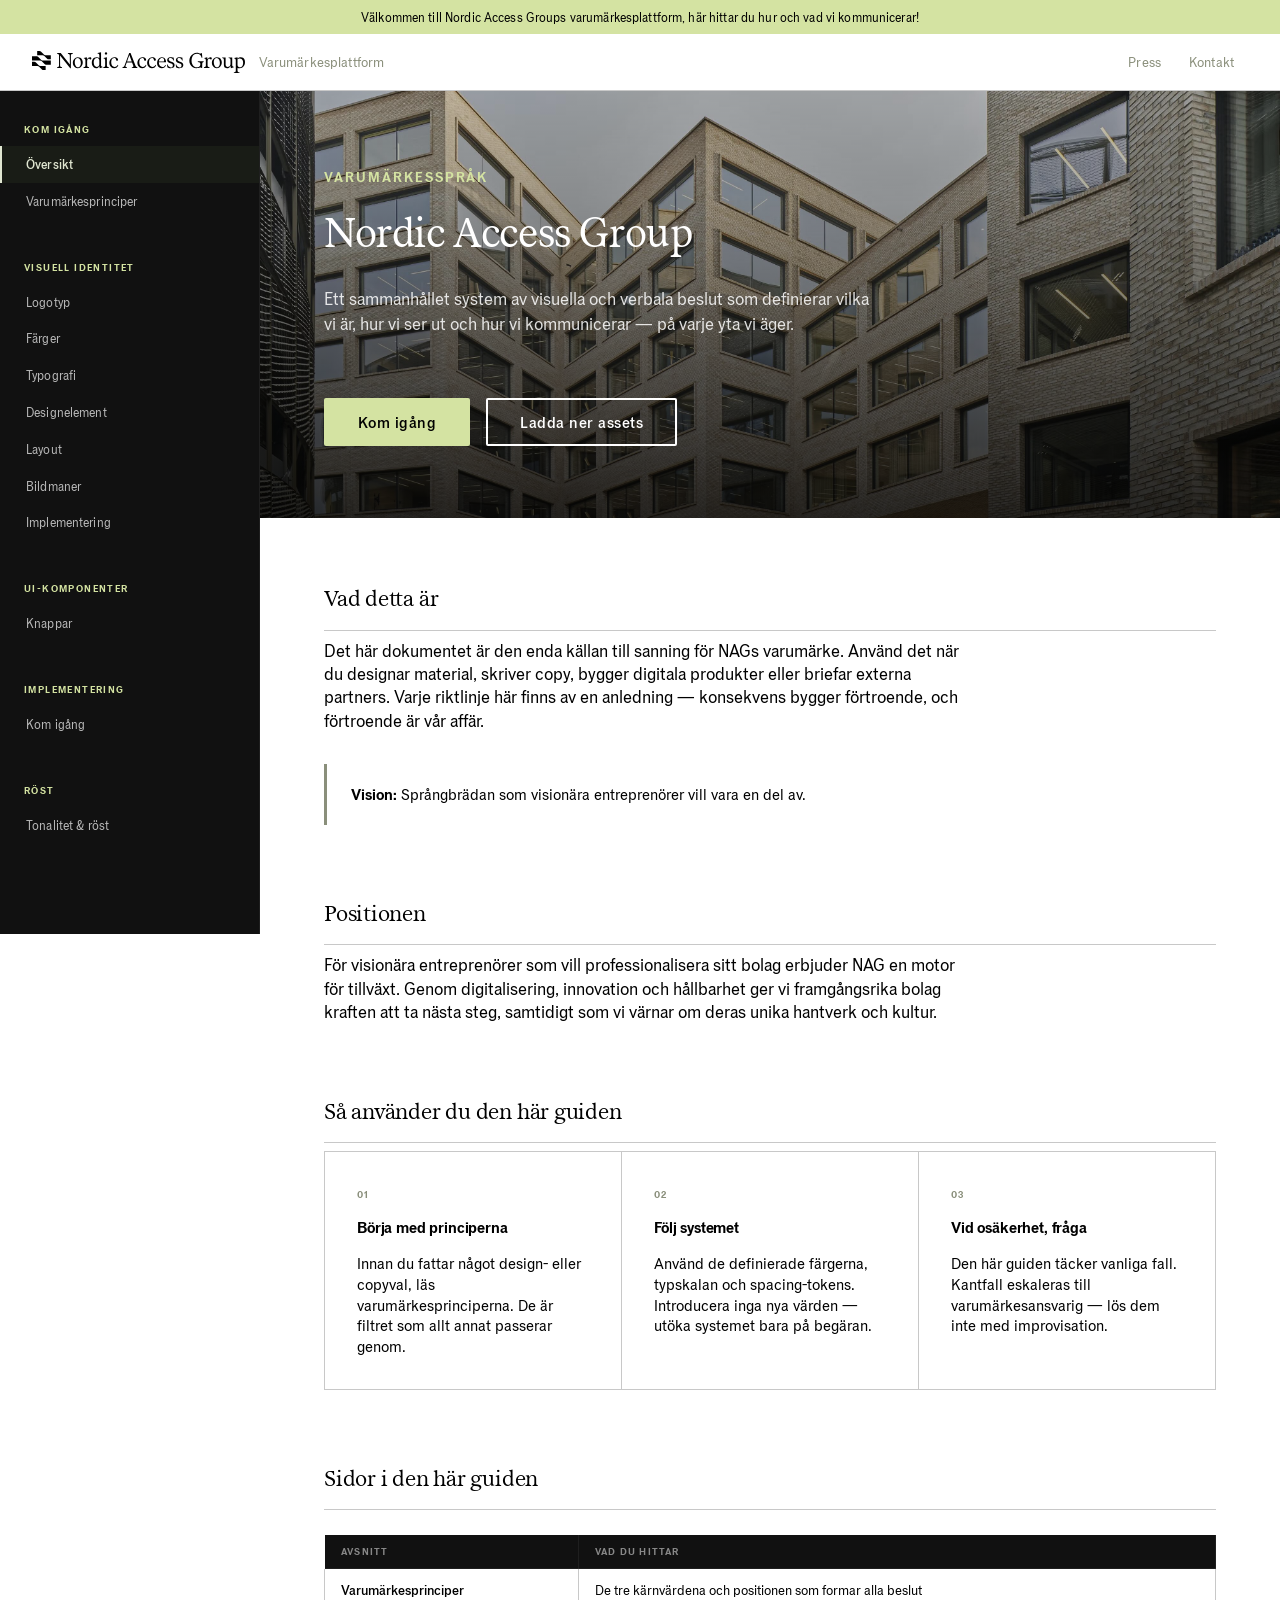
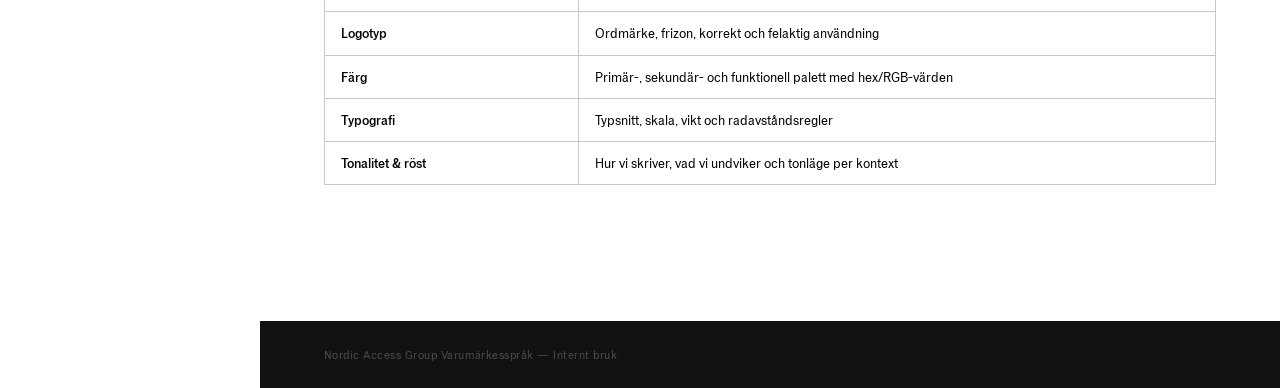
<file: index.html>
<!DOCTYPE html>
<html lang="sv">
<head>
  <meta charset="UTF-8" />
  <meta name="viewport" content="width=device-width, initial-scale=1.0" />
  <title>Nordic Access Group — Varumärkesspråk</title>
  <link rel="stylesheet" href="assets/style.css?v=34" />
</head>
<body>

<header class="site-header">
  <div class="header-announcement">
    Välkommen till Nordic Access Groups varumärkesplattform, här hittar du hur och vad vi kommunicerar!
  </div>
  <div class="header-inner">
    <a href="index.html" class="header-logo">
      <img src="assets/logos/NAG-logo_primär-svart.svg" alt="Nordic Access Group">
      <span class="header-logo-label">Varumärkesplattform</span>
    </a>
    <nav class="header-nav">
      <a href="#">Press</a>
      <a href="#">Kontakt</a>
    </nav>
  </div>
</header>

<div class="layout">
  <nav class="sidebar">
    <div class="nav-group">
      <div class="nav-group-label">Kom igång</div>
      <a href="index.html" class="active">Översikt</a>
      <a href="principles.html">Varumärkesprinciper</a>
    </div>
    <div class="nav-group">
      <div class="nav-group-label">Visuell identitet</div>
      <a href="logo.html">Logotyp</a>
      <a href="color.html">Färger</a>
      <a href="typography.html">Typografi</a>
      <a href="designelement.html">Designelement</a>
      <a href="layout.html">Layout</a>
      <a href="bildmaner.html">Bildmaner</a>
      <a href="implementering.html">Implementering</a>
    </div>
    <div class="nav-group">
      <div class="nav-group-label">UI-komponenter</div>
      <a href="components.html">Knappar</a>
    </div>
    <div class="nav-group">
      <div class="nav-group-label">Implementering</div>
      <a href="implementering.html">Kom igång</a>
    </div>
    <div class="nav-group">
      <div class="nav-group-label">Röst</div>
      <a href="voice.html">Tonalitet &amp; röst</a>
    </div>
  </nav>

  <div class="main">
    <div class="page-hero" style="background-image: url('assets/images/hero-building.jpg'); background-position: center 30%;">
      <div class="category">Varumärkesspråk</div>
      <h1>Nordic Access Group</h1>
      <p>Ett sammanhållet system av visuella och verbala beslut som definierar vilka vi är, hur vi ser ut och hur vi kommunicerar — på varje yta vi äger.</p>
      <div style="display:flex; gap:1rem; margin-top:2rem; flex-wrap:wrap;">
        <a href="principles.html" class="btn btn-primary">Kom igång</a>
        <a href="logo.html" class="btn btn-secondary">Ladda ner assets</a>
      </div>
    </div>

    <div class="page-body">

      <div class="section">
        <h2 class="section-title">Vad detta är</h2>
        <p class="section-desc">Det här dokumentet är den enda källan till sanning för NAGs varumärke. Använd det när du designar material, skriver copy, bygger digitala produkter eller briefar externa partners. Varje riktlinje här finns av en anledning — konsekvens bygger förtroende, och förtroende är vår affär.</p>

        <div class="callout">
          <strong>Vision:</strong> Språngbrädan som visionära entreprenörer vill vara en del av.
        </div>
      </div>

      <div class="section">
        <h2 class="section-title">Positionen</h2>
        <p class="section-desc">För visionära entreprenörer som vill professionalisera sitt bolag erbjuder NAG en motor för tillväxt. Genom digitalisering, innovation och hållbarhet ger vi framgångsrika bolag kraften att ta nästa steg, samtidigt som vi värnar om deras unika hantverk och kultur.</p>
      </div>

      <div class="section">
        <h2 class="section-title">Så använder du den här guiden</h2>
        <div class="principle-grid">
          <div class="principle-card">
            <div class="principle-number">01</div>
            <div class="principle-title">Börja med principerna</div>
            <div class="principle-body">Innan du fattar något design- eller copyval, läs varumärkesprinciperna. De är filtret som allt annat passerar genom.</div>
          </div>
          <div class="principle-card">
            <div class="principle-number">02</div>
            <div class="principle-title">Följ systemet</div>
            <div class="principle-body">Använd de definierade färgerna, typskalan och spacing-tokens. Introducera inga nya värden — utöka systemet bara på begäran.</div>
          </div>
          <div class="principle-card">
            <div class="principle-number">03</div>
            <div class="principle-title">Vid osäkerhet, fråga</div>
            <div class="principle-body">Den här guiden täcker vanliga fall. Kantfall eskaleras till varumärkesansvarig — lös dem inte med improvisation.</div>
          </div>
        </div>
      </div>

      <div class="section">
        <h2 class="section-title">Sidor i den här guiden</h2>
        <table class="token-table">
          <thead>
            <tr><th>Avsnitt</th><th>Vad du hittar</th></tr>
          </thead>
          <tbody>
            <tr><td><a href="principles.html">Varumärkesprinciper</a></td><td>De tre kärnvärdena och positionen som formar alla beslut</td></tr>
            <tr><td><a href="logo.html">Logotyp</a></td><td>Ordmärke, frizon, korrekt och felaktig användning</td></tr>
            <tr><td><a href="color.html">Färg</a></td><td>Primär-, sekundär- och funktionell palett med hex/RGB-värden</td></tr>
            <tr><td><a href="typography.html">Typografi</a></td><td>Typsnitt, skala, vikt och radavståndsregler</td></tr>
            <tr><td><a href="voice.html">Tonalitet &amp; röst</a></td><td>Hur vi skriver, vad vi undviker och tonläge per kontext</td></tr>
          </tbody>
        </table>
      </div>

    </div>
  </div>
</div>

<footer class="page-footer">Nordic Access Group Varumärkesspråk — Internt bruk</footer>
<script src="assets/mobile-nav.js"></script>
</body>
</html>
</file>
<file: assets/style.css>
/* ─── Fonts ────────────────────────────────────────────────── */
@font-face {
  font-family: 'GD Grio';
  src: url('fonts/GDGrio-Regular.woff2') format('woff2'),
       url('fonts/GDGrio-Regular.woff') format('woff');
  font-weight: 400;
  font-style: normal;
  font-display: swap;
}
@font-face {
  font-family: 'GD Grio';
  src: url('fonts/GDGrio-Medium.woff2') format('woff2'),
       url('fonts/GDGrio-Medium.woff') format('woff');
  font-weight: 500;
  font-style: normal;
  font-display: swap;
}
@font-face {
  font-family: 'GD Grio';
  src: url('fonts/GDGrio-Semibold.woff2') format('woff2'),
       url('fonts/GDGrio-Semibold.woff') format('woff');
  font-weight: 600;
  font-style: normal;
  font-display: swap;
}
@font-face {
  font-family: 'GD Serio';
  src: url('fonts/GDSerio-Text.woff2') format('woff2'),
       url('fonts/GDSerio-Text.woff') format('woff');
  font-weight: 400;
  font-style: normal;
  font-display: swap;
}

/* ─── Reset & Base ─────────────────────────────────────────── */
*, *::before, *::after { box-sizing: border-box; margin: 0; padding: 0; }

:root {
  /* ── NAG officiell färgpalett ─────────────────────────────── */

  --black:      #000000;
  --white:      #FFFFFF;
  --dark:       #111111;   /* Sidebar bakgrund */

  /* Pistage */
  --pistage:    #D4E3A2;   /* Pistage 1 — accent, knappar */
  --pistage-2:  #E6F3BE;   /* Pistage 2 */
  --pistage-3:  #F6FFD7;   /* Pistage 3 — ljus toning */
  --pistage-box:#D4E3A2;

  /* Gröngrå */
  --gg-1:       #484C3E;   /* Gröngrå 1 — mörk text, headings */
  --gg-2:       #8A8F7B;   /* Gröngrå 2 — sekundär text */
  --gg-3:       #B1B6A3;   /* Gröngrå 3 — etiketter, placeholders */
  --gg-4:       #E0E6D1;   /* Gröngrå 4 — kortytor */
  --gg-5:       #F9FBF2;   /* Gröngrå 5 — sidans bakgrund */

  /* Grå */
  --gray-1:     #C8C8C8;   /* Grå 1 — kanter */
  --gray-2:     #E2E2E2;   /* Grå 2 — dividers */
  --gray-3:     #F7F7F7;   /* Grå 3 — ytor */

  /* ── Semantiska alias (används i komponenter) ─────────────── */
  --text-dark:  #000000;
  --olive:      var(--gg-2);
  --olive-mid:  var(--gg-3);
  --olive-light:var(--gg-4);
  --gray-20:    var(--gray-1);
  --gray-40:    var(--gg-3);
  --gray-60:    var(--gg-2);
  --gray-80:    var(--gg-1);

  /* Bakgrunder */
  --cream:      var(--white);  /* Vit — sidans bakgrund */
  --cream-mid:  var(--gg-4);   /* Gröngrå 4 — kortytor */

  --sidebar-w:  260px;
  --header-h:   56px;

  --font-display: 'GD Serio';
  --font-body:    'GD Grio';
  --font: var(--font-body);
}

html { font-size: 16px; scroll-behavior: smooth; }
body {
  font-family: 'GD Grio';
  font-size: 1rem;
  font-weight: 400;
  color: #000000;
  background: var(--cream);
  line-height: 1.6;
}

a { color: var(--olive); text-decoration: none; }
a:hover { text-decoration: underline; }

/* ─── Header ───────────────────────────────────────────────── */
.site-header {
  position: fixed; top: 0; left: 0; right: 0; z-index: 100;
  background: var(--white);
  border-bottom: 1px solid var(--gray-20);
}

/* Top announcement bar */
.header-announcement {
  background: var(--pistage);
  text-align: center;
  padding: .5rem 2rem;
  font-family: var(--font-body);
  font-size: .8125rem;
  color: var(--black);
  letter-spacing: .01em;
  line-height: 1.4;
}

/* Main header row */
.header-inner {
  height: var(--header-h);
  display: flex;
  align-items: center;
  justify-content: space-between;
  padding: 0 2rem;
}

.header-logo {
  display: flex;
  align-items: center;
  text-decoration: none;
  flex-shrink: 0;
}

.header-logo img {
  height: 22px;
  width: auto;
  display: block;
}

.header-logo-label {
  font-family: var(--font-body);
  font-size: .875rem;
  font-weight: 400;
  color: var(--gray-60);
  margin-left: .875rem;
  letter-spacing: .01em;
}

.header-nav {
  display: flex;
  align-items: center;
  gap: 0;
}

.header-nav a {
  font-family: var(--font-body);
  font-size: .875rem;
  color: var(--gray-60);
  text-decoration: none;
  padding: .25rem .875rem;
  letter-spacing: .01em;
  transition: color .15s;
  white-space: nowrap;
}

.header-nav a:hover { color: var(--black); text-decoration: none; }
.header-nav a.active { color: var(--black); font-weight: 500; }

/* ─── Layout ───────────────────────────────────────────────── */
.layout {
  display: flex;
  padding-top: calc(var(--header-h) + 34px); /* header + announcement bar */
  min-height: 100vh;
}

/* ─── Sidebar ──────────────────────────────────────────────── */
.sidebar {
  position: fixed;
  top: calc(var(--header-h) + 34px); left: 0;
  width: var(--sidebar-w);
  height: calc(100vh - var(--header-h));
  overflow-y: auto;
  background: var(--dark);
  border-right: 1px solid rgba(255,255,255,.06);
  padding: 2rem 0 4rem;
}

.nav-group { margin-bottom: 2.5rem; }

.nav-group-label {
  font-size: .625rem;
  font-weight: 600;
  letter-spacing: .14em;
  text-transform: uppercase;
  color: var(--pistage);
  padding: 0 1.5rem .5rem;
}

.nav-group a {
  display: block;
  padding: .5rem 1.5rem;
  font-size: .8125rem;
  color: rgba(255,255,255,.7);
  border-left: 2px solid transparent;
  letter-spacing: .01em;
  transition: background .15s, color .15s, border-color .15s;
}

.nav-group a:hover {
  background: rgba(255,255,255,.06);
  color: rgba(255,255,255,.95);
  text-decoration: none;
}

.nav-group a.active {
  border-left-color: var(--olive-light);
  background: rgba(74,94,58,.15);
  color: var(--olive-light);
  font-weight: 500;
}

/* ─── Main Content ─────────────────────────────────────────── */
.main {
  margin-left: var(--sidebar-w);
  flex: 1;
  min-width: 0;
}

/* ─── Page Hero ────────────────────────────────────────────── */
/*
 * To add a photo: set background-image on the .page-hero element
 * Example: <div class="page-hero" style="background-image: url('assets/images/your-photo.jpg')">
 */
.page-hero {
  background-color: var(--black);
  background-size: cover;
  background-position: center;
  background-repeat: no-repeat;
  color: white;
  padding: 5rem 4rem 4.5rem;
  min-height: 340px;
  display: flex;
  flex-direction: column;
  justify-content: flex-end;
  position: relative;
  overflow: hidden;
}

/* Dark gradient overlay — keeps text readable over any photo */
.page-hero::before {
  content: '';
  position: absolute;
  inset: 0;
  background: linear-gradient(
    to top,
    rgba(0,0,0,.80) 0%,
    rgba(0,0,0,.55) 40%,
    rgba(0,0,0,.30) 75%,
    rgba(0,0,0,.20) 100%
  );
  z-index: 0;
}

.page-hero > * { position: relative; z-index: 1; }


/* ─── Per-page hero backgrounds ───────────────────────────────
 * Replace the gradient with background-image: url(...) on each
 * .page-hero element when real photos are available.
 * --------------------------------------------------------------- */
.hero-bg-overview {
  background-image: linear-gradient(135deg, #1a1a14 0%, #2d2d20 40%, #1a1a14 100%);
}
.hero-bg-principles {
  background-image: linear-gradient(135deg, #111209 0%, #252818 50%, #111209 100%);
}
.hero-bg-logo {
  background-image: linear-gradient(120deg, #0a0a0a 0%, #1e1e1a 60%, #0a0a0a 100%);
}
.hero-bg-color {
  background-image: linear-gradient(135deg, #0e110a 0%, #1e2414 50%, #0e110a 100%);
}
.hero-bg-typography {
  background-image: linear-gradient(150deg, #0d0d0b 0%, #1c1c18 55%, #0d0d0b 100%);
}
.hero-bg-spacing {
  background-image: linear-gradient(120deg, #111111 0%, #1a1a14 50%, #111111 100%);
}
.hero-bg-iconography {
  background-image: linear-gradient(140deg, #0c0c0a 0%, #1b1b16 55%, #0c0c0a 100%);
}
.hero-bg-components {
  background-image: linear-gradient(130deg, #0f0f0d 0%, #1d1d18 50%, #0f0f0d 100%);
}
.hero-bg-voice {
  background-image: linear-gradient(145deg, #0d0d0b 0%, #1a1a12 55%, #0d0d0b 100%);
}

.page-hero .category {
  font-family: var(--font-body);
  font-size: .875rem;
  font-weight: 600;
  letter-spacing: .14em;
  text-transform: uppercase;
  line-height: 1.0;
  color: var(--pistage);
  margin-bottom: 1.875rem;
}

.page-hero h1 {
  font-family: var(--font-display);
  font-size: 2.5rem;
  font-weight: 400;
  line-height: 1.05;
  letter-spacing: -.01em;
  margin-bottom: 1.875rem;
  color: var(--white);
}

.page-hero p {
  font-family: var(--font-body);
  font-size: 1.125rem;
  font-weight: 400;
  color: rgba(255,255,255,.85);
  max-width: 560px;
  line-height: 1.4;
  margin-bottom: 1.875rem;
}

/* ─── Page Body ────────────────────────────────────────────── */
.page-body {
  padding: 4rem;
  max-width: 1080px;
  background: var(--cream);
}

/* ─── Section ──────────────────────────────────────────────── */
.section { margin-bottom: 4.5rem; }

.section-title {
  font-family: var(--font-display);
  font-size: 1.375rem;
  font-weight: 400;
  letter-spacing: -.01em;
  margin-bottom: .5rem;
  padding-bottom: .75rem;
  border-bottom: 1px solid var(--gray-20);
  color: var(--text-dark);
}

.section-desc {
  font-family: 'GD Grio';
  font-size: 1.125rem; /* 18px */
  font-weight: 400;
  color: #000000;
  max-width: 640px;
  margin-bottom: 2rem;
  line-height: 1.3;
}

/* ─── Color Swatches ───────────────────────────────────────── */
.swatch-grid {
  display: grid;
  grid-template-columns: repeat(auto-fill, minmax(170px, 1fr));
  gap: 1rem;
}

.swatch {
  border: none;
  background: transparent;
}

.swatch-block {
  height: 96px;
  width: 100%;
  border-radius: 1px;
}

.swatch-info {
  padding: 14px 0 0;
  background: transparent;
}

.swatch-name {
  font-family: 'GD Serio';
  font-size: 1.125rem; /* 18px */
  font-weight: 400;
  letter-spacing: -.01em;
  color: #000000;
  margin-bottom: .4rem;
  line-height: 1.2;
}

.swatch-hex {
  font-family: 'GD Grio';
  font-size: .875rem; /* 14px */
  font-weight: 400;
  color: #000000;
  line-height: 1.4;
}

.swatch-role {
  font-family: 'GD Grio';
  font-size: .875rem; /* 14px */
  font-weight: 400;
  color: #000000;
  line-height: 1.4;
  text-transform: none;
  letter-spacing: 0;
  margin-top: 0;
}

/* ─── Type Scale ───────────────────────────────────────────── */
.type-row {
  display: flex;
  align-items: flex-start;
  gap: 2rem;
  padding: 2rem 0;
  border-bottom: 1px solid var(--gray-20);
}

.type-row:first-of-type {
  border-top: none;
}

.type-row:last-of-type {
  border-bottom: 1px solid var(--gray-20);
}

.type-meta {
  width: 140px;
  flex-shrink: 0;
  padding-top: .125rem;
}

.type-meta .label {
  font-family: 'GD Grio';
  font-size: .625rem;
  font-weight: 600;
  letter-spacing: .12em;
  text-transform: uppercase;
  color: var(--gg-2);
  margin-bottom: .5rem;
}

.type-meta .specs {
  font-family: 'GD Grio';
  font-size: .75rem;
  font-weight: 400;
  color: #000000;
  line-height: 1.6;
}

.type-preview { flex: 1; }

/* ─── Spacing Scale ────────────────────────────────────────── */
.spacing-row {
  display: flex;
  align-items: center;
  gap: 1.5rem;
  padding: .75rem 0;
  border-bottom: 1px solid var(--gray-20);
}

.spacing-bar-wrap { width: 200px; }

.spacing-bar {
  height: 10px;
  background: var(--olive);
  border-radius: 1px;
}

.spacing-meta {
  display: flex;
  gap: 2rem;
}

.spacing-token {
  font-size: .8125rem;
  font-family: 'GD Grio', monospace;
  color: var(--text-dark);
  font-weight: 600;
  width: 100px;
}

.spacing-value {
  font-size: .8125rem;
  color: var(--gray-60);
  font-family: 'GD Grio', monospace;
}

.spacing-use {
  font-size: .8125rem;
  color: var(--gray-60);
}

/* ─── Principle Cards ──────────────────────────────────────── */
.principle-grid {
  display: grid;
  grid-template-columns: repeat(auto-fill, minmax(240px, 1fr));
  gap: 1px;
  background: var(--gray-20);
  border: 1px solid var(--gray-20);
}

.principle-card {
  background: var(--white);
  padding: 2rem;
  border-top: 3px solid transparent;
  transition: border-color .2s;
}

.principle-card:hover {
  border-top-color: var(--olive);
}

.principle-number {
  font-size: .625rem;
  font-weight: 700;
  letter-spacing: .14em;
  text-transform: uppercase;
  color: var(--olive);
  margin-bottom: .75rem;
}

.principle-title {
  font-family: var(--font-body);
  font-size: 1rem;
  font-weight: 600;
  margin-bottom: .75rem;
  color: var(--text-dark);
  letter-spacing: -.01em;
}

.principle-body {
  font-family: 'GD Grio';
  font-size: 1rem; /* 16px */
  font-weight: 400;
  color: #000000;
  line-height: 1.3;
}

/* ─── Do / Don't ───────────────────────────────────────────── */
.do-dont {
  display: grid;
  grid-template-columns: 1fr 1fr;
  gap: 1.5rem;
  margin-top: 1.5rem;
}

.do-box, .dont-box {
  padding: 1.5rem;
  border-top: 3px solid;
}

.do-box   { border-color: var(--olive); background: #edf2e8; }
.dont-box { border-color: #b5392a; background: #f9edeb; }

.do-box   .tag { color: var(--olive); font-size: .625rem; font-weight: 700; letter-spacing: .14em; text-transform: uppercase; margin-bottom: .5rem; }
.dont-box .tag { color: #b5392a; font-size: .625rem; font-weight: 700; letter-spacing: .14em; text-transform: uppercase; margin-bottom: .5rem; }

.do-box ul, .dont-box ul {
  list-style: none;
  font-family: 'GD Grio';
  font-size: .875rem; /* 14px */
  font-weight: 400;
  line-height: 1.3;
  color: #000000;
}

.do-box li::before   { content: '✓  '; color: var(--olive); font-weight: 700; }
.dont-box li::before { content: '✗  '; color: #b5392a; font-weight: 700; }

/* ─── Logo Spec ────────────────────────────────────────────── */
.logo-display {
  background: var(--cream-mid);
  border: 1px solid var(--gray-20);
  padding: 4rem 3rem;
  display: flex; align-items: center; justify-content: center;
  margin-bottom: 1rem;
}

.logo-display.dark-bg {
  background: var(--black);
}

.logo-wordmark {
  font-size: 1.75rem;
  font-weight: 700;
  letter-spacing: .1em;
  text-transform: uppercase;
  color: var(--text-dark);
}

.logo-wordmark .accent { color: var(--olive); }

.spec-list {
  list-style: none;
  border: 1px solid var(--gray-20);
  background: var(--white);
}

.spec-list li {
  display: flex;
  gap: 1rem;
  padding: .75rem 1rem;
  border-bottom: 1px solid var(--gray-20);
  font-family: 'GD Grio';
  font-size: .875rem; /* 14px */
  font-weight: 400;
  line-height: 1.3;
  color: #000000;
}

.spec-list li:last-child { border-bottom: none; }

.spec-key {
  width: 160px;
  flex-shrink: 0;
  font-weight: 600;
  color: var(--gray-60);
  font-size: .8125rem;
  text-transform: uppercase;
  letter-spacing: .06em;
}

/* ─── Callout ──────────────────────────────────────────────── */
.callout {
  background: var(--white);
  border-left: 3px solid var(--olive);
  padding: 1.25rem 1.5rem;
  margin: 1.5rem 0;
  font-family: 'GD Grio';
  font-size: 1rem; /* 16px */
  font-weight: 400;
  color: #000000;
  line-height: 1.3;
}

/* ─── Token Table ──────────────────────────────────────────── */
.token-table {
  width: 100%;
  border-collapse: collapse;
  font-family: 'GD Grio';
  font-size: .875rem; /* 14px */
  font-weight: 400;
  line-height: 1.3;
  margin-top: 1.5rem;
  background: var(--white);
}

.token-table th {
  text-align: left;
  padding: .625rem 1rem;
  background: var(--dark);
  border: 1px solid rgba(255,255,255,.06);
  font-size: .625rem;
  font-weight: 700;
  letter-spacing: .12em;
  text-transform: uppercase;
  color: rgba(255,255,255,.5);
}

.token-table td {
  padding: .75rem 1rem;
  border: 1px solid var(--gray-20);
  vertical-align: middle;
  color: var(--text-dark);
}

.token-table tr:nth-child(even) td {
  background: var(--cream);
}

.token-table td code {
  font-family: 'GD Grio', monospace;
  font-size: .8125rem;
  background: var(--cream-mid);
  padding: .1rem .4rem;
  border-radius: 2px;
  color: var(--olive);
}

.token-table a {
  color: var(--text-dark);
  font-weight: 500;
}

.token-table a:hover { color: var(--olive); text-decoration: none; }

/* ─── Tag chip ─────────────────────────────────────────────── */
.tag-chip {
  display: inline-block;
  background: var(--yellow);
  color: var(--black);
  font-size: .625rem;
  font-weight: 700;
  letter-spacing: .1em;
  text-transform: uppercase;
  padding: .2rem .6rem;
  border-radius: 1px;
  margin-bottom: .5rem;
}

/* ─── Dark section variant ─────────────────────────────────── */
.section-dark {
  background: var(--dark);
  color: white;
  padding: 4rem;
  margin: 0 -4rem 4.5rem;
}

.section-dark .section-title {
  color: white;
  border-bottom-color: rgba(255,255,255,.1);
}

.section-dark .section-desc {
  color: rgba(255,255,255,.55);
}

/* ─── NAG Buttons ─────────────────────────────────────────── */

.btn {
  display: inline-flex;
  align-items: center;
  justify-content: center;
  gap: .5rem;
  font-family: var(--font-body);
  font-size: 1rem;
  font-weight: 500;
  line-height: 1;
  letter-spacing: .03em;
  text-decoration: none;
  cursor: pointer;
  border: none;
  padding: .875rem 2rem;
  border-radius: 2px;
  transition: border-radius .2s ease, background .15s ease, color .15s ease;
  white-space: nowrap;
}

/* Primär — Pistage fyllning, svart text */
.btn-primary {
  background: var(--pistage);
  color: var(--black);
  border: 2px solid transparent;
}

.btn-primary:hover {
  border-radius: 5px;
  background: var(--pistage);
  color: var(--black);
  text-decoration: none;
}

/* Sekundär — Vit outline, vit text */
.btn-secondary {
  background: transparent;
  color: var(--white);
  border: 2px solid var(--white);
}

.btn-secondary:hover {
  border-radius: 5px;
  background: transparent;
  color: var(--white);
  text-decoration: none;
}

/* Sekundär mörk — Svart outline, svart text (för ljus bakgrund) */
.btn-secondary-dark {
  background: transparent;
  color: var(--black);
  border: 2px solid var(--black);
}

.btn-secondary-dark:hover {
  border-radius: 5px;
  background: transparent;
  color: var(--black);
  text-decoration: none;
}

/* ─── Component demo block ─────────────────────────────────── */
.component-demo {
  border: 1px solid var(--gray-20);
  overflow: hidden;
  margin-bottom: 1rem;
}

.component-demo-canvas {
  padding: 3rem 2.5rem;
  display: flex;
  align-items: center;
  justify-content: center;
  gap: 1.5rem;
  flex-wrap: wrap;
}

.component-demo-label {
  padding: .6rem 1.25rem;
  background: var(--gray-20);
  font-size: .625rem;
  font-weight: 700;
  letter-spacing: .12em;
  text-transform: uppercase;
  color: var(--gray-60);
}

.component-spec {
  margin-top: 1.5rem;
}

/* ─── Download button — uses NAG primary button style ──────── */
.download-btn {
  display: inline-flex;
  align-items: center;
  gap: .5rem;
  font-family: var(--font-body);
  font-size: .875rem;
  font-weight: 400;
  text-decoration: none;
  cursor: pointer;
  padding: .625rem 1.25rem;
  border-radius: 2px;
  transition: border-radius .2s ease, background .15s ease;
  white-space: nowrap;
  background: var(--pistage);
  color: var(--black);
  border: 2px solid transparent;
}

.download-btn:hover {
  border-radius: 5px;
  background: var(--pistage);
  color: var(--black);
  text-decoration: none;
}

.download-btn svg {
  flex-shrink: 0;
}

.download-row {
  display: flex;
  flex-direction: column;
  gap: .625rem;
  padding: .875rem 1.25rem;
  background: var(--white);
  border-top: 1px solid var(--gray-20);
}

.download-row-label {
  font-size: .625rem;
  font-weight: 700;
  letter-spacing: .12em;
  text-transform: uppercase;
  color: var(--gray-40);
}

.download-row .download-btn {
  align-self: flex-start;
}

.download-section-header {
  display: flex;
  align-items: center;
  justify-content: space-between;
  margin-bottom: 1.5rem;
  flex-wrap: wrap;
  gap: 1rem;
}

/* ─── Footer ───────────────────────────────────────────────── */
.page-footer {
  margin-left: var(--sidebar-w);
  padding: 1.5rem 4rem;
  background: var(--dark);
  font-size: .75rem;
  color: rgba(255,255,255,.25);
  letter-spacing: .04em;
}

/* ─── Mockup Grid ──────────────────────────────────────────── */
.mockup-section {
  margin-bottom: 4.5rem;
}

.mockup-grid {
  display: grid;
  gap: 1.5rem;
}
.mockup-grid.cols-2 { grid-template-columns: repeat(2, 1fr); }
.mockup-grid.cols-3 { grid-template-columns: repeat(3, 1fr); }
.mockup-grid.cols-1-2 { grid-template-columns: 1fr 2fr; }
.mockup-grid.cols-2-1 { grid-template-columns: 2fr 1fr; }

.mockup-item {
  position: relative;
  overflow: hidden;
  background: var(--gray-10);
  border: 1px solid var(--gray-20);
}

.mockup-item img {
  width: 100%;
  height: 100%;
  object-fit: cover;
  display: block;
}

.mockup-item.tall { aspect-ratio: 3/4; }
.mockup-item.wide { aspect-ratio: 16/7; }
.mockup-item.square { aspect-ratio: 1/1; }
.mockup-item.natural img { height: auto; }

.mockup-caption {
  margin-top: .6rem;
  font-size: .75rem;
  color: var(--gray-60);
  letter-spacing: .04em;
  text-transform: uppercase;
}

.mockup-label {
  position: absolute;
  bottom: 0; left: 0; right: 0;
  padding: .75rem 1rem;
  background: rgba(0,0,0,.45);
  color: rgba(255,255,255,.8);
  font-size: .7rem;
  letter-spacing: .1em;
  text-transform: uppercase;
  backdrop-filter: blur(4px);
}

/* ─── Logo page helpers ────────────────────────────────────── */
.placement-grid {
  display: grid;
  grid-template-columns: repeat(3, 1fr);
  gap: 1rem;
}
.cobrand-box {
  border: 1px solid var(--gray-20);
  background: var(--white);
  padding: 3rem 2.5rem;
  display: flex;
  align-items: center;
  justify-content: center;
  gap: 2.5rem;
}
.animated-symbol-showcase { max-width: 50%; }

/* ─── Mobile ───────────────────────────────────────────────── */
:root { --mob-pad: 1.25rem; }

@media (max-width: 768px) {

  /* Header */
  .header-inner { padding: 0 var(--mob-pad); }
  .header-nav { display: none; }
  .header-logo-label { font-size: .8125rem; }

  /* Hamburger button */
  .hamburger {
    display: flex;
    flex-direction: column;
    justify-content: center;
    gap: 5px;
    width: 36px;
    height: 36px;
    background: none;
    border: none;
    cursor: pointer;
    padding: 4px;
    flex-shrink: 0;
  }
  .hamburger span {
    display: block;
    height: 1.5px;
    background: var(--text-dark);
    transition: transform .25s, opacity .2s;
  }
  .hamburger.open span:nth-child(1) { transform: translateY(6.5px) rotate(45deg); }
  .hamburger.open span:nth-child(2) { opacity: 0; }
  .hamburger.open span:nth-child(3) { transform: translateY(-6.5px) rotate(-45deg); }

  /* Mobile nav drawer */
  .mobile-nav {
    display: none;
    position: fixed;
    top: calc(var(--header-h) + 34px);
    left: 0; right: 0; bottom: 0;
    background: var(--white);
    z-index: 90;
    overflow-y: auto;
    padding: 2rem var(--mob-pad) 4rem;
  }
  .mobile-nav.open { display: block; }

  .mobile-nav .nav-group {
    border-bottom: 1px solid var(--gray-20);
    padding-bottom: 1.5rem;
    margin-bottom: 1.5rem;
  }
  .mobile-nav .nav-group-label {
    font-family: var(--font-body);
    font-size: .625rem;
    font-weight: 700;
    letter-spacing: .14em;
    text-transform: uppercase;
    color: var(--gray-40);
    margin-bottom: .75rem;
    padding: 0;
  }
  .mobile-nav .nav-group a {
    display: block;
    font-family: var(--font-display);
    font-size: 2rem;
    font-weight: 400;
    letter-spacing: -.01em;
    color: var(--text-dark);
    line-height: 1.2;
    padding: .15rem 0;
    border-left: none;
    background: none;
  }
  .mobile-nav .nav-group a:hover,
  .mobile-nav .nav-group a.active {
    color: var(--gray-60);
    background: none;
    border-left: none;
    font-weight: 400;
  }

  /* Sidebar — hidden on mobile */
  .sidebar { display: none; }

  /* Layout — no sidebar offset */
  .layout { padding-top: calc(var(--header-h) + 34px); }
  .main { margin-left: 0; }
  .page-footer { margin-left: 0; padding: 1.5rem var(--mob-pad); }

  /* Hero */
  .page-hero {
    padding: 2.5rem var(--mob-pad) 2.75rem;
    min-height: calc(100svh - var(--header-h) - 34px);
    justify-content: flex-end;
  }
  .page-hero h1 {
    font-size: 2.5rem;
    letter-spacing: -.01em;
    word-break: break-word;
    hyphens: auto;
  }
  .page-hero p { font-size: 1.125rem; max-width: 100%; }

  /* Page body */
  .page-body { padding: 2.5rem var(--mob-pad); }

  /* Section titles + desc align */
  .section-title { font-size: 1.25rem; }
  .section-desc { font-size: .875rem; }

  /* Font showcase — scale down large display text */
  .serio-showcase-text { font-size: 2rem !important; }

  /* Type scale previews — scaled for 375px */
  .preview-display-large { font-size: 2.75rem !important; }
  .preview-display       { font-size: 2rem !important; }
  .preview-h1            { font-size: 1.75rem !important; }
  .preview-h2            { font-size: 1.5rem !important; }
  .preview-h3            { font-size: 1.25rem !important; }

  /* Showcase card padding */
  .font-showcase-card,
  [style*="padding: 3rem 3rem"] { padding: 2rem var(--mob-pad) !important; }

  /* Prevent horizontal overflow */
  .main { overflow-x: hidden; }

  /* Grids */
  .mockup-grid.cols-2,
  .mockup-grid.cols-3,
  .mockup-grid.cols-1-2,
  .mockup-grid.cols-2-1 { grid-template-columns: 1fr; }

  .logo-grid,
  .symbol-grid { grid-template-columns: 1fr; }

  .placement-grid { grid-template-columns: 1fr 1fr; }
  .placement-logo { height: 10px !important; }

  .swatch-grid { grid-template-columns: repeat(2, 1fr); }

  .do-dont { grid-template-columns: 1fr; }

  /* Co-branding box */
  .cobrand-box {
    flex-direction: column;
    gap: 1.5rem;
    padding: 2rem var(--mob-pad);
    align-items: flex-start;
  }

  /* Animated symbol — full width on mobile */
  .animated-symbol-showcase { max-width: 100%; }

  /* Logo showcase inner — less padding */
  .logo-showcase-inner { padding: 2rem 1.25rem; }
  .logo-showcase-inner.pad-large { padding: 2.5rem 1.25rem; }
  .logo-showcase-inner img { max-width: min(240px, 70%); }

  /* Type scale */
  .type-row { flex-direction: column; gap: .75rem; }
  .type-meta { width: 100%; }

  /* Download rows */
  .download-row { flex-direction: column; gap: .75rem; align-items: flex-start; }

  /* Token table — scroll */
  .token-table { display: block; overflow-x: auto; }

  /* Callout */
  .callout { font-size: .875rem; }
}

/* Hamburger hidden on desktop */
@media (min-width: 769px) {
  .hamburger { display: none; }
  .mobile-nav { display: none !important; }
}
</file>
